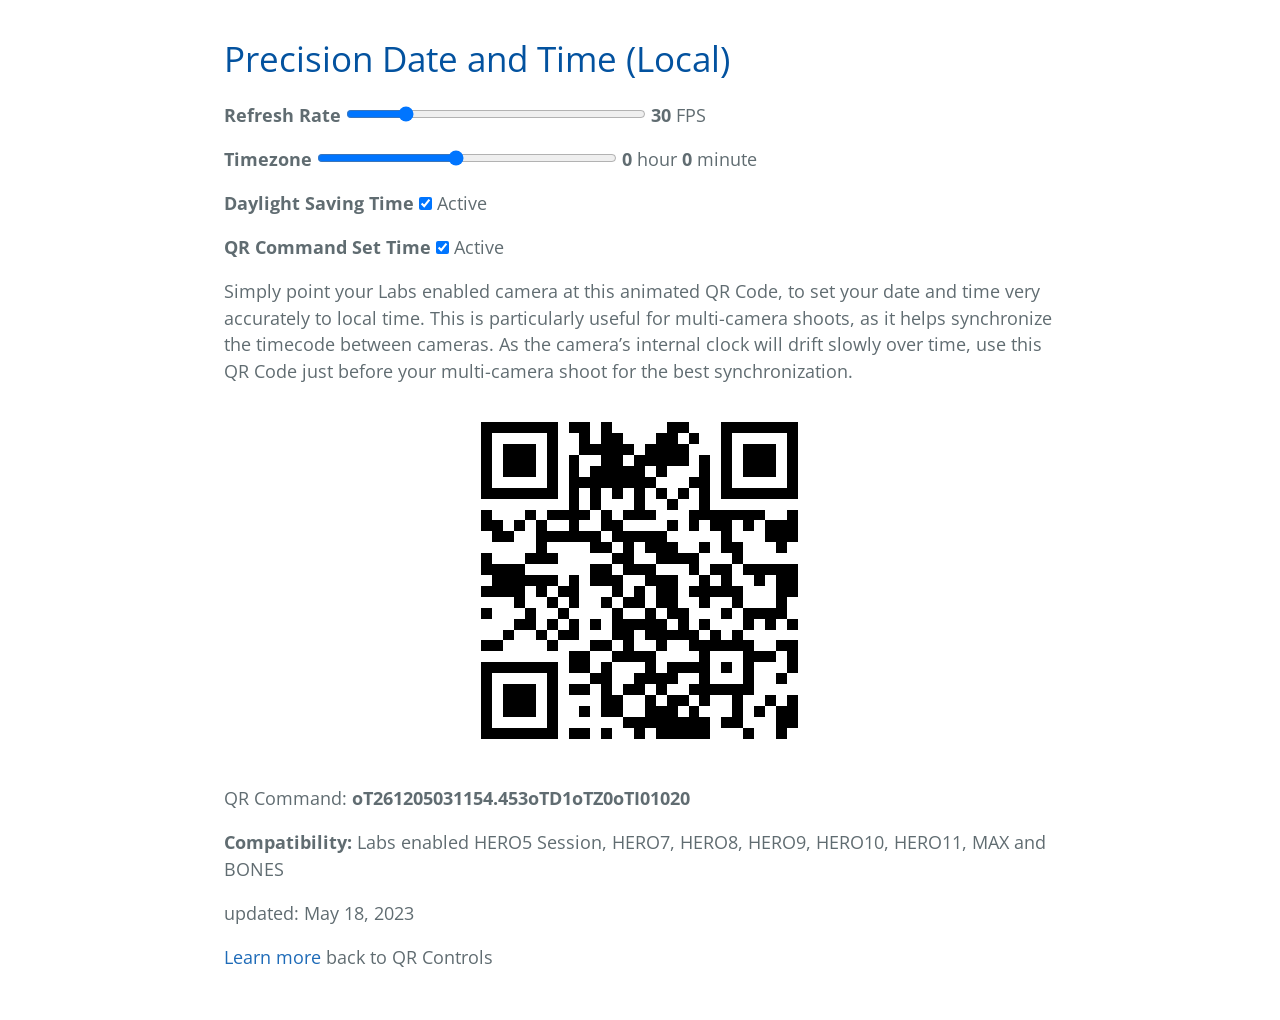
<file: umi/qrlocal/index.html>
<!DOCTYPE html>
<html lang="en-US">
  <head>

    
    <meta charset="UTF-8">

    <meta name="viewport" content="width=device-width, initial-scale=1">
    <meta name="theme-color" content="#157878">
    <meta name="apple-mobile-web-app-status-bar-style" content="black-translucent">
    <link rel="stylesheet" href="../style.css">
	<link rel="shortcut icon" type="image/png" href="https://gopro.github.io/labs/assets/images/favicon.png">
  </head>
  <body>
    <main id="content" class="main-content" role="main">
      <h1 id="precision-date-and-time-local">Precision Date and Time (Local)</h1>

<script src="../jquery.min.js"></script>

<script src="../qrcodeborder.js"></script>

<style>
        #qrcode{
            width: 100%;
        }
        div{
            width: 100%;
            display: inline-block;
        }
</style>

<p><strong>Refresh Rate</strong> <input type="range" id="fpsid" name="fpsid" min="10" max="120" value="30" style="width: 300px;" /><label for="fpsid"></label>  <b id="fpstext"></b> FPS</p>

<p><strong>Timezone</strong> <input type="range" id="tzid" name="tzid" min="-48" max="56" value="0" style="width: 300px;" /><label for="tzid"></label>  <b id="tztext"></b> hour <b id="tzmin"></b> minute<br /></p>

<p><strong>Daylight Saving Time</strong> <input type="checkbox" id="tdid" name="tdid" /> <label for="tdid">Active</label><br /></p>

<p><strong>QR Command Set Time</strong> <input type="checkbox" id="qrid" name="qrid" checked="true"/> <label for="qrid">Active</label><br /></p>

<p>Simply point your Labs enabled camera at this animated QR Code, to set your date and time very accurately to local time. This is particularly useful for multi-camera shoots, as it helps synchronize the timecode between cameras. As the camera’s internal clock will drift slowly over time, use this QR Code just before your multi-camera shoot for the best synchronization.</p>

<center>
<div id="qrcode"></div>
<br />
</center>
<p>QR Command: <b id="qrtext"></b></p>

<p><strong>Compatibility:</strong> Labs enabled HERO5 Session, HERO7, HERO8, HERO9, HERO10, HERO11, MAX and BONES</p>

<p>updated: May 18, 2023</p>

<p><a href="..">Learn more</a> back to QR Controls</p>

<script>
var once = true;
var qrcode;
var cmd = "";
var id = 0;


function id5() {  // 5 characters, so up to 17-bit ID
  return ([1111]+1).replace(/1/g, c =>
    (c ^ crypto.getRandomValues(new Uint8Array(1))[0] % 10 >> c / 4).toString()
  );
}

function getMachineId() 
{
    let machineId = localStorage.getItem('MachineId');
    if (!machineId) {
    	//machineId = crypto.randomUUID();
        machineId = id5();
        localStorage.setItem('MachineId', machineId);
    }
    return machineId;
}

function isDST(d) {
    let jan = new Date(d.getFullYear(), 0, 1).getTimezoneOffset();
    let jul = new Date(d.getFullYear(), 6, 1).getTimezoneOffset();
    return Math.max(jan, jul) === d.getTimezoneOffset();    
}

function setTZ() {	
  var today = new Date();
  var tz,td = 0;  
  tz = today.getTimezoneOffset();
  
  if(isDST(today))
     td = 1;
  
  if(document.getElementById("tzid") !== null)
  {
	document.getElementById("tzid").value = -tz/15;	
	
	var h = Math.trunc(tz/60);
	var m = tz - h*60;
	document.getElementById("tztext").innerHTML = -h;	
	document.getElementById("tzmin").innerHTML = -m;	
  }
  
  
  if(document.getElementById("tdid") !== null)
  {
	if(td) {
		document.getElementById("tdid").checked = true;
	}
  }
}

function makeQR() {	
  if(once === true)
  {
  	id = getMachineId();  // 5 character 10-base, so up to 17-bit ID
    qrcode = new QRCode(document.getElementById("qrcode"), 
    {
      text : "oT0",
      width : 360,
      height : 360,
      correctLevel : QRCode.CorrectLevel.M
    });
    once = false;
  }
}
function padTime(i) {
  if (i < 10) {i = "0" + i;}  // add zero in front of numbers < 10
  return i;
}
function padTime1000(i) {
  if (i >= 10 && i < 100) {i = "0" + i;}  // add zero in front of numbers < 100
  else if (i < 10) {i = "00" + i;}  // add zero in front of numbers < 10
  return i;
}
function timeLoop(prevTime)
{

  if(document.getElementById("fpsid") !== null)
  {
	fps = parseInt(document.getElementById("fpsid").value);	
  document.getElementById("fpstext").innerHTML = fps;
  }
  
  var currTime = Date.now()
  // exactly 60fps
  if ((currTime - prevTime) < 1000./fps){
    requestAnimationFrame(function (){timeLoop(prevTime)});
    return;
  }

  var today;
  var yy,mm,dd,h,m,s;
  var ms,tz;
  
  today = new Date();
  yy = today.getFullYear() - 2000;
  mm = today.getMonth() + 1;
  dd = today.getDate();
  h = today.getHours();
  m = today.getMinutes();
  s = today.getSeconds();
  ms = today.getMilliseconds();
  yy = padTime(yy);
  mm = padTime(mm);
  dd = padTime(dd);
  h = padTime(h);
  m = padTime(m);
  s = padTime(s);
  //ms = Math.floor(ms / 10); // hundredths
  ms = padTime1000(ms);
  
  if(document.getElementById("tzid") !== null)
  {
	tz = parseInt(document.getElementById("tzid").value) * 15;	

	var H = Math.trunc(tz/60);
	var M = tz - H*60;
	document.getElementById("tztext").innerHTML = H;	
	document.getElementById("tzmin").innerHTML = M;	
	
	if(Math.trunc(tz/60) == tz/60)
		tz = tz/60;  // only need hours when precise.
  }

  var td = 0;
  if(document.getElementById("tdid") !== null) 
  {
	if(document.getElementById("tdid").checked) {
		td = 1;
	}
  }

  var set_time = true;
  if(document.getElementById("qrid") !== null)
  {
    set_time = document.getElementById("qrid").checked;
  }
  cmd = "#" + yy + mm + dd + h + m + s + "." + ms;
  if(set_time){
    cmd = "oT" + yy + mm + dd + h + m + s + "." + ms + "oTD" + td + "oTZ" + tz + "oTI" + id;
  }
  qrcode.clear(); 
  qrcode.makeCode(cmd);
  document.getElementById("qrtext").innerHTML = cmd;
 
  requestAnimationFrame(function (){timeLoop(currTime)});
}

function myReloadFunction() {
  location.reload();
}

makeQR();
setTZ();
timeLoop(Date.now());

</script>

    </main>
  </body>
</html>
</file>
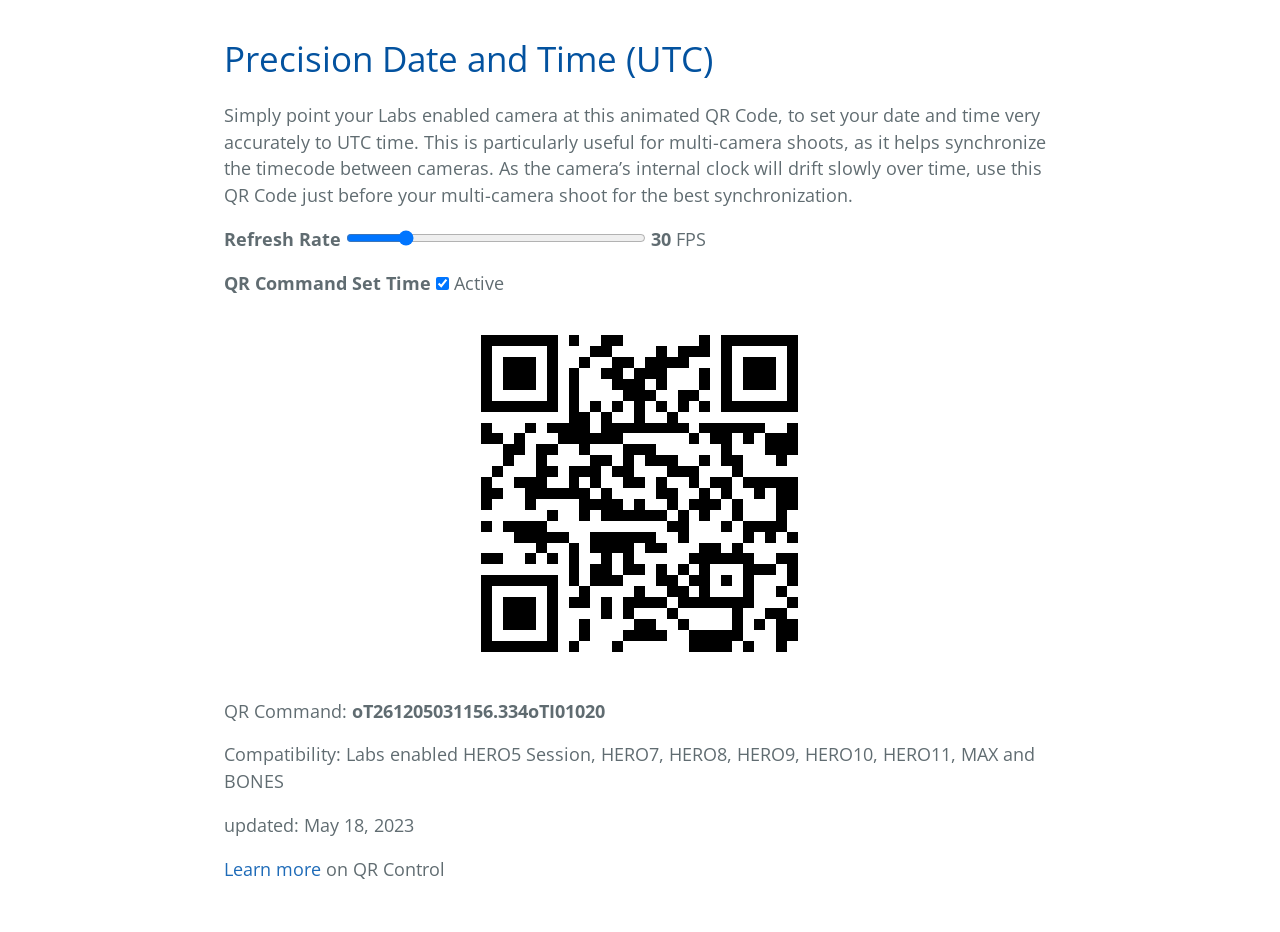
<file: umi/qrutc/index.html>
<!DOCTYPE html>
<html lang="en-US">
  <head>

    
    <meta charset="UTF-8">

    <meta name="viewport" content="width=device-width, initial-scale=1">
    <meta name="theme-color" content="#157878">
    <meta name="apple-mobile-web-app-status-bar-style" content="black-translucent">
    <link rel="stylesheet" href="../style.css">
	  <link rel="shortcut icon" type="image/png" href="https://gopro.github.io/labs/assets/images/favicon.png">
  </head>
  <body>
    <main id="content" class="main-content" role="main">
      <h1 id="precision-date-and-time-utc">Precision Date and Time (UTC)</h1>

<script src="../jquery.min.js"></script>

<script src="../qrcodeborder.js"></script>

<style>
        #qrcode{
            width: 100%;
        }
        div{
            width: 100%;
            display: inline-block;
        }
</style>

<p>Simply point your Labs enabled camera at this animated QR Code, to set your date and time very accurately to UTC time. This is particularly useful for multi-camera shoots, as it helps synchronize the timecode between cameras. As the camera’s internal clock will drift slowly over time, use this QR Code just before your multi-camera shoot for the best synchronization.</p>

<p><strong>Refresh Rate</strong> <input type="range" id="fpsid" name="fpsid" min="10" max="120" value="30" style="width: 300px;" /><label for="fpsid"></label>  <b id="fpstext"></b> FPS</p>

<p><strong>QR Command Set Time</strong> <input type="checkbox" id="qrid" name="qrid" checked="true"/> <label for="qrid">Active</label><br /></p>

<center>
<div id="qrcode"></div>
<br />
</center>
<p>QR Command: <b id="qrtext"></b></p>

<p>Compatibility: Labs enabled HERO5 Session, HERO7, HERO8, HERO9, HERO10, HERO11, MAX and BONES</p>

<p>updated: May 18, 2023</p>

<p><a href="..">Learn more</a> on QR Control</p>

<script>
var once = true;
var qrcode;
var cmd = "";
var id = 0;


function id5() {  // 5 characters, so up to 17-bit ID
  return ([1111]+1).replace(/1/g, c =>
    (c ^ crypto.getRandomValues(new Uint8Array(1))[0] % 10 >> c / 4).toString()
  );
}

function getMachineId() 
{
    let machineId = localStorage.getItem('MachineId');
    if (!machineId) {
    	//machineId = crypto.randomUUID();
        machineId = id5();
        localStorage.setItem('MachineId', machineId);
    }
    return machineId;
}


function makeQR() {	
  if(once === true)
  {
	id = getMachineId();  // 5 character 10-base, so up to 17-bit ID
    qrcode = new QRCode(document.getElementById("qrcode"), 
    {
      text : "oT0",
      width : 360,
      height : 360,
      correctLevel : QRCode.CorrectLevel.M
    });
    once = false;
  }
}
function padTime(i) {
  if (i < 10) {i = "0" + i;}  // add zero in front of numbers < 10
  return i;
}
function padTime1000(i) {
  if (i >= 10 && i < 100) {i = "0" + i;}  // add zero in front of numbers < 100
  else if (i < 10) {i = "00" + i;}  // add zero in front of numbers < 10
  return i;
}
function timeLoop(prevTime)
{
  if(document.getElementById("fpsid") !== null)
  {
	fps = parseInt(document.getElementById("fpsid").value);	
  document.getElementById("fpstext").innerHTML = fps;
  }

  var currTime = Date.now()
  // exactly 60fps
  if ((currTime - prevTime) < 1000./fps){
    requestAnimationFrame(function (){timeLoop(prevTime)});
    return;
  }
  var today;
  var yy,mm,dd,h,m,s;
  var ms;
  
  today = new Date();
  yy = today.getUTCFullYear() - 2000;
  mm = today.getUTCMonth() + 1;
  dd = today.getUTCDate();
  h = today.getUTCHours();
  m = today.getUTCMinutes();
  s = today.getUTCSeconds();
  ms = today.getUTCMilliseconds();
  yy = padTime(yy);
  mm = padTime(mm);
  dd = padTime(dd);
  h = padTime(h);
  m = padTime(m);
  s = padTime(s);
  //ms = Math.floor(ms / 10); // hundredths
  ms = padTime1000(ms);

  var set_time = true;
  if(document.getElementById("qrid") !== null)
  {
    set_time = document.getElementById("qrid").checked;
  }
  cmd = "#" + yy + mm + dd + h + m + s + "." + ms;
  if(set_time){
    cmd = "oT" + yy + mm + dd + h + m + s + "." + ms + "oTI" + id;
  }
  qrcode.clear(); 
  qrcode.makeCode(cmd);
  document.getElementById("qrtext").innerHTML = cmd;
 
  requestAnimationFrame(function (){timeLoop(currTime)});
}

function myReloadFunction() {
  location.reload();
}

makeQR();
timeLoop(Date.now());

</script>

    </main>
  </body>
</html>
</file>
<file: umi/style.css>
/*! normalize.css v3.0.2 | MIT License | git.io/normalize */@import url("https://fonts.googleapis.com/css?family=Open+Sans:400,700");html{font-family:sans-serif;-ms-text-size-adjust:100%;-webkit-text-size-adjust:100%}body{margin:0}article,aside,details,figcaption,figure,footer,header,hgroup,main,menu,nav,section,summary{display:block}audio,canvas,progress,video{display:inline-block;vertical-align:baseline}audio:not([controls]){display:none;height:0}[hidden],template{display:none}a{background-color:transparent}a:active,a:hover{outline:0}abbr[title]{border-bottom:1px dotted}b,strong{font-weight:bold}dfn{font-style:italic}h1{font-size:2em;margin:0.67em 0}mark{background:#ff0;color:#000}small{font-size:80%}sub,sup{font-size:75%;line-height:0;position:relative;vertical-align:baseline}sup{top:-0.5em}sub{bottom:-0.25em}img{border:0}svg:not(:root){overflow:hidden}figure{margin:1em 40px}hr{box-sizing:content-box;height:0}pre{overflow:auto}code,kbd,pre,samp{font-family:monospace, monospace;font-size:1em}button,input,optgroup,select,textarea{color:inherit;font:inherit;margin:0}button{overflow:visible}button,select{text-transform:none}button,html input[type="button"],input[type="reset"],input[type="submit"]{-webkit-appearance:button;cursor:pointer}button[disabled],html input[disabled]{cursor:default}button::-moz-focus-inner,input::-moz-focus-inner{border:0;padding:0}input{line-height:normal}input[type="checkbox"],input[type="radio"]{box-sizing:border-box;padding:0}input[type="number"]::-webkit-inner-spin-button,input[type="number"]::-webkit-outer-spin-button{height:auto}input[type="search"]{-webkit-appearance:textfield;box-sizing:content-box}input[type="search"]::-webkit-search-cancel-button,input[type="search"]::-webkit-search-decoration{-webkit-appearance:none}fieldset{border:1px solid #c0c0c0;margin:0 2px;padding:0.35em 0.625em 0.75em}legend{border:0;padding:0}textarea{overflow:auto}optgroup{font-weight:bold}table{border-collapse:collapse;border-spacing:0}td,th{padding:0}.highlight table td{padding:5px}.highlight table pre{margin:0}.highlight .cm{color:#999988;font-style:italic}.highlight .cp{color:#999999;font-weight:bold}.highlight .c1{color:#999988;font-style:italic}.highlight .cs{color:#999999;font-weight:bold;font-style:italic}.highlight .c,.highlight .cd{color:#999988;font-style:italic}.highlight .err{color:#a61717;background-color:#e3d2d2}.highlight .gd{color:#000000;background-color:#ffdddd}.highlight .ge{color:#000000;font-style:italic}.highlight .gr{color:#aa0000}.highlight .gh{color:#999999}.highlight .gi{color:#000000;background-color:#ddffdd}.highlight .go{color:#888888}.highlight .gp{color:#555555}.highlight .gs{font-weight:bold}.highlight .gu{color:#aaaaaa}.highlight .gt{color:#aa0000}.highlight .kc{color:#000000;font-weight:bold}.highlight .kd{color:#000000;font-weight:bold}.highlight .kn{color:#000000;font-weight:bold}.highlight .kp{color:#000000;font-weight:bold}.highlight .kr{color:#000000;font-weight:bold}.highlight .kt{color:#445588;font-weight:bold}.highlight .k,.highlight .kv{color:#000000;font-weight:bold}.highlight .mf{color:#009999}.highlight .mh{color:#009999}.highlight .il{color:#009999}.highlight .mi{color:#009999}.highlight .mo{color:#009999}.highlight .m,.highlight .mb,.highlight .mx{color:#009999}.highlight .sb{color:#d14}.highlight .sc{color:#d14}.highlight .sd{color:#d14}.highlight .s2{color:#d14}.highlight .se{color:#d14}.highlight .sh{color:#d14}.highlight .si{color:#d14}.highlight .sx{color:#d14}.highlight .sr{color:#009926}.highlight .s1{color:#d14}.highlight .ss{color:#990073}.highlight .s{color:#d14}.highlight .na{color:#008080}.highlight .bp{color:#999999}.highlight .nb{color:#0086B3}.highlight .nc{color:#445588;font-weight:bold}.highlight .no{color:#008080}.highlight .nd{color:#3c5d5d;font-weight:bold}.highlight .ni{color:#800080}.highlight .ne{color:#990000;font-weight:bold}.highlight .nf{color:#990000;font-weight:bold}.highlight .nl{color:#990000;font-weight:bold}.highlight .nn{color:#555555}.highlight .nt{color:#000080}.highlight .vc{color:#008080}.highlight .vg{color:#008080}.highlight .vi{color:#008080}.highlight .nv{color:#008080}.highlight .ow{color:#000000;font-weight:bold}.highlight .o{color:#000000;font-weight:bold}.highlight .w{color:#bbbbbb}.highlight{background-color:#f8f8f8}*{box-sizing:border-box}body{padding:0;margin:0;font-family:"Open Sans", "Helvetica Neue", Helvetica, Arial, sans-serif;font-size:16px;line-height:1.5;color:#606c71}#skip-to-content{height:1px;width:1px;position:absolute;overflow:hidden;top:-10px}#skip-to-content:focus{position:fixed;top:10px;left:10px;height:auto;width:auto;background:#e19447;outline:thick solid #e19447}a{color:#1e6bb8;text-decoration:none}a:hover{text-decoration:underline}.btn{display:inline-block;margin-bottom:1rem;color:rgba(255,255,255,0.7);background-color:rgba(255,255,255,0.08);border-color:rgba(255,255,255,0.2);border-style:solid;border-width:1px;border-radius:0.3rem;transition:color 0.2s, background-color 0.2s, border-color 0.2s}.btn:hover{color:rgba(255,255,255,0.8);text-decoration:none;background-color:rgba(255,255,255,0.2);border-color:rgba(255,255,255,0.3)}.btn+.btn{margin-left:1rem}@media screen and (min-width: 64em){.btn{padding:0.75rem 1rem}}@media screen and (min-width: 42em) and (max-width: 64em){.btn{padding:0.6rem 0.9rem;font-size:0.9rem}}@media screen and (max-width: 42em){.btn{display:block;width:100%;padding:0.75rem;font-size:0.9rem}.btn+.btn{margin-top:1rem;margin-left:0}}.page-header{color:#fff;width:100%;background-color:#2d2d2d;background-image:linear-gradient(120deg, #2d2d2d, #2d2d2d)}@media screen and (min-width: 64em){.page-header{padding:2rem 3rem}}@media screen and (min-width: 42em) and (max-width: 64em){.page-header{padding:1.5rem 2rem}}@media screen and (max-width: 42em){.page-header{padding:0.5rem 1rem}}.page-header a{display:inline-block;padding-right:2.0rem}.page-header span{display:inline-block}.project-name{margin-top:0;margin-bottom:0.1rem}@media screen and (min-width: 64em){.project-name{font-size:1.75rem}}@media screen and (min-width: 42em) and (max-width: 64em){.project-name{font-size:1.25rem}}@media screen and (max-width: 42em){.project-name{font-size:1.0rem}}.project-tagline{margin-bottom:1rem;font-weight:normal;opacity:0.7}@media screen and (min-width: 64em){.project-tagline{font-size:1.00rem}}@media screen and (min-width: 42em) and (max-width: 64em){.project-tagline{font-size:1.00rem}}@media screen and (max-width: 42em){.project-tagline{font-size:0.75rem}}.main-content{word-wrap:break-word}.main-content :first-child{margin-top:0}@media screen and (min-width: 64em){.main-content{max-width:64rem;padding:2rem 6rem;margin:0 auto;font-size:1.1rem}}@media screen and (min-width: 42em) and (max-width: 64em){.main-content{padding:2rem 4rem;font-size:1.1rem}}@media screen and (max-width: 42em){.main-content{padding:2rem 1rem;font-size:1rem}}.main-content kbd{background-color:#fafbfc;border:1px solid #c6cbd1;border-bottom-color:#959da5;border-radius:3px;box-shadow:inset 0 -1px 0 #959da5;color:#444d56;display:inline-block;font-size:11px;line-height:10px;padding:3px 5px;vertical-align:middle}.main-content img{max-width:100%}.main-content h1,.main-content h2,.main-content h3,.main-content h4,.main-content h5,.main-content h6{margin-top:2rem;margin-bottom:1rem;font-weight:normal;color:#03529f}.main-content p{margin-bottom:1em}.main-content code{padding:2px 4px;font-family:Consolas, "Liberation Mono", Menlo, Courier, monospace;font-size:0.9rem;color:#567482;background-color:#f3f6fa;border-radius:0.3rem}.main-content pre{padding:0.8rem;margin-top:0;margin-bottom:1rem;font:1rem Consolas, "Liberation Mono", Menlo, Courier, monospace;color:#567482;word-wrap:normal;background-color:#f3f6fa;border:solid 1px #dce6f0;border-radius:0.3rem}.main-content pre>code{padding:0;margin:0;font-size:0.9rem;color:#567482;word-break:normal;white-space:pre;background:transparent;border:0}.main-content .highlight{margin-bottom:1rem}.main-content .highlight pre{margin-bottom:0;word-break:normal}.main-content .highlight pre,.main-content pre{padding:0.8rem;overflow:auto;font-size:0.9rem;line-height:1.45;border-radius:0.3rem;-webkit-overflow-scrolling:touch}.main-content pre code,.main-content pre tt{display:inline;max-width:initial;padding:0;margin:0;overflow:initial;line-height:inherit;word-wrap:normal;background-color:transparent;border:0}.main-content pre code:before,.main-content pre code:after,.main-content pre tt:before,.main-content pre tt:after{content:normal}.main-content ul,.main-content ol{margin-top:0}.main-content blockquote{padding:0 1rem;margin-left:0;color:#819198;border-left:0.3rem solid #dce6f0}.main-content blockquote>:first-child{margin-top:0}.main-content blockquote>:last-child{margin-bottom:0}.main-content table{display:block;width:100%;overflow:auto;word-break:normal;word-break:keep-all;-webkit-overflow-scrolling:touch}.main-content table th{font-weight:bold}.main-content table th,.main-content table td{padding:0.5rem 1rem;border:1px solid #e9ebec}.main-content dl{padding:0}.main-content dl dt{padding:0;margin-top:1rem;font-size:1rem;font-weight:bold}.main-content dl dd{padding:0;margin-bottom:1rem}.main-content hr{height:2px;padding:0;margin:1rem 0;background-color:#eff0f1;border:0}.site-footer{padding-top:2rem;margin-top:2rem;border-top:solid 1px #eff0f1}@media screen and (min-width: 64em){.site-footer{font-size:1rem}}@media screen and (min-width: 42em) and (max-width: 64em){.site-footer{font-size:1rem}}@media screen and (max-width: 42em){.site-footer{font-size:0.9rem}}.site-footer-owner{display:block;font-weight:bold}.site-footer-credits{color:#819198}
</file>
